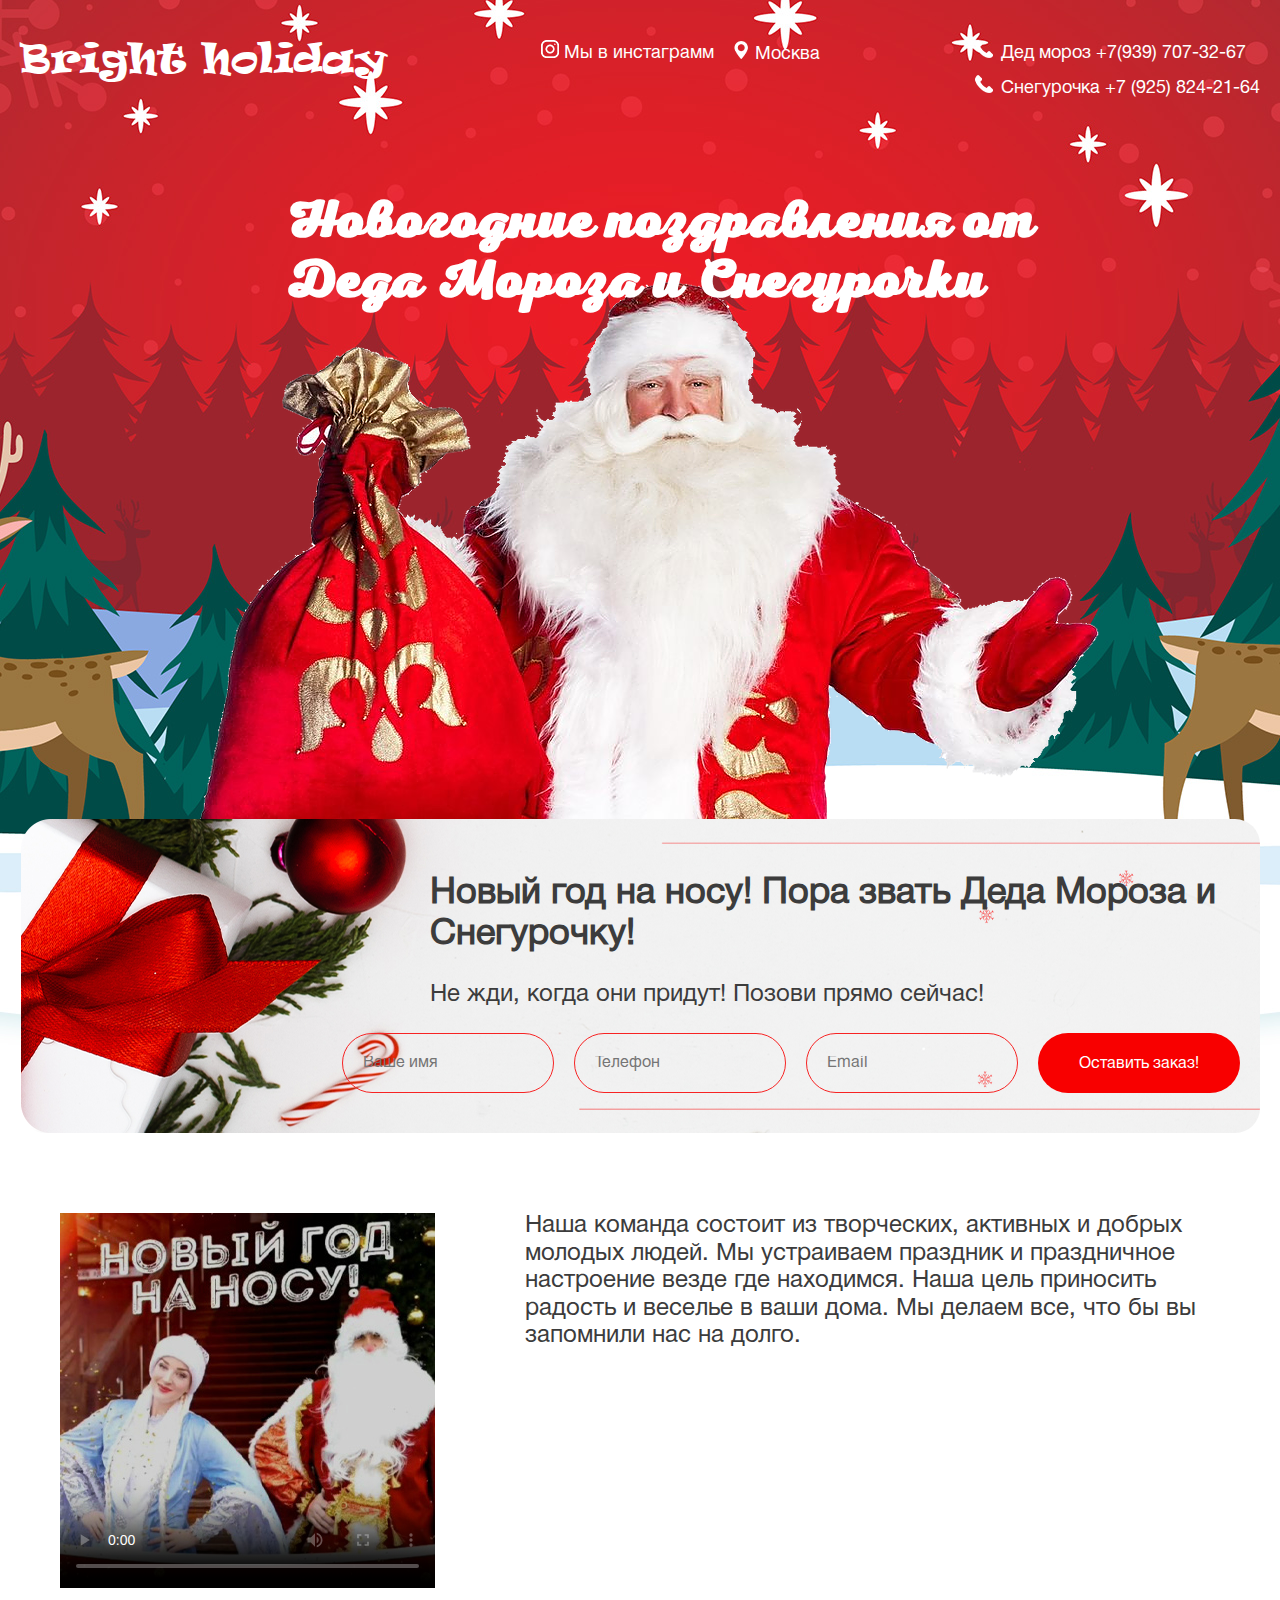
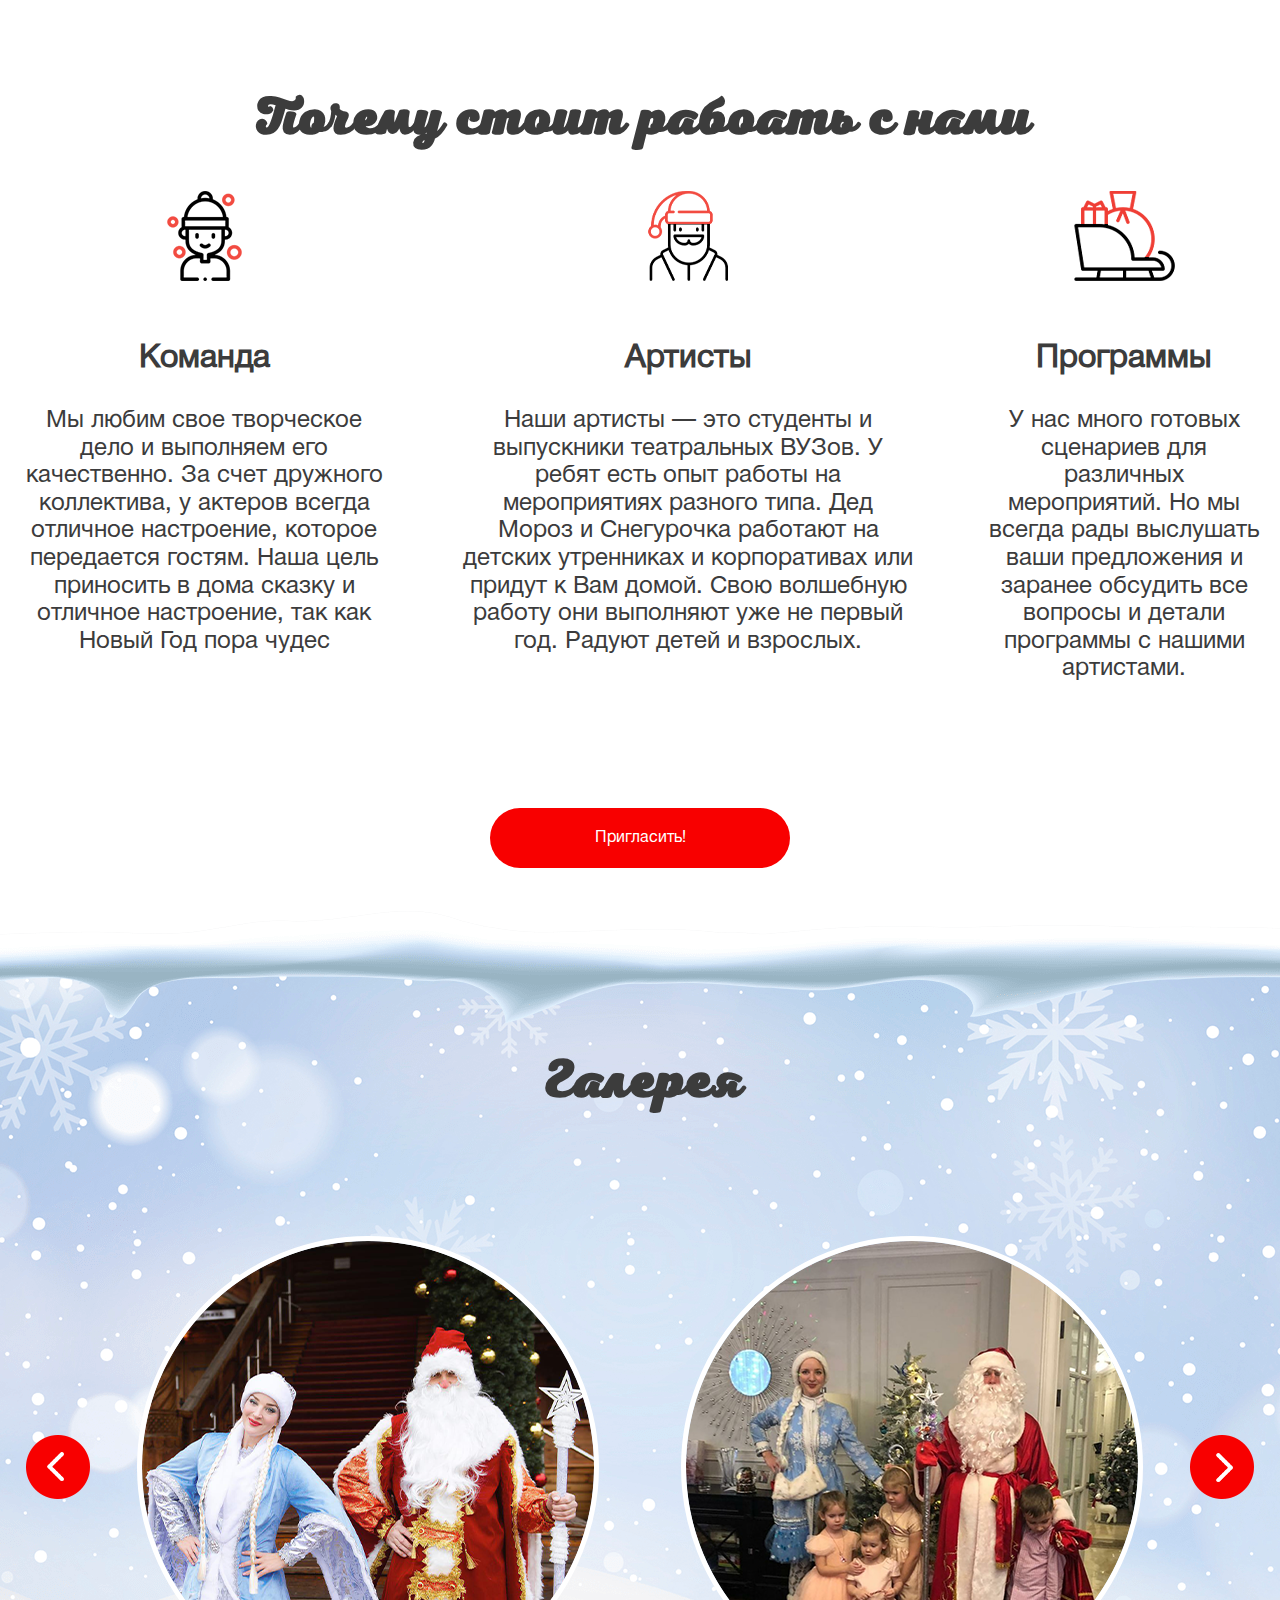
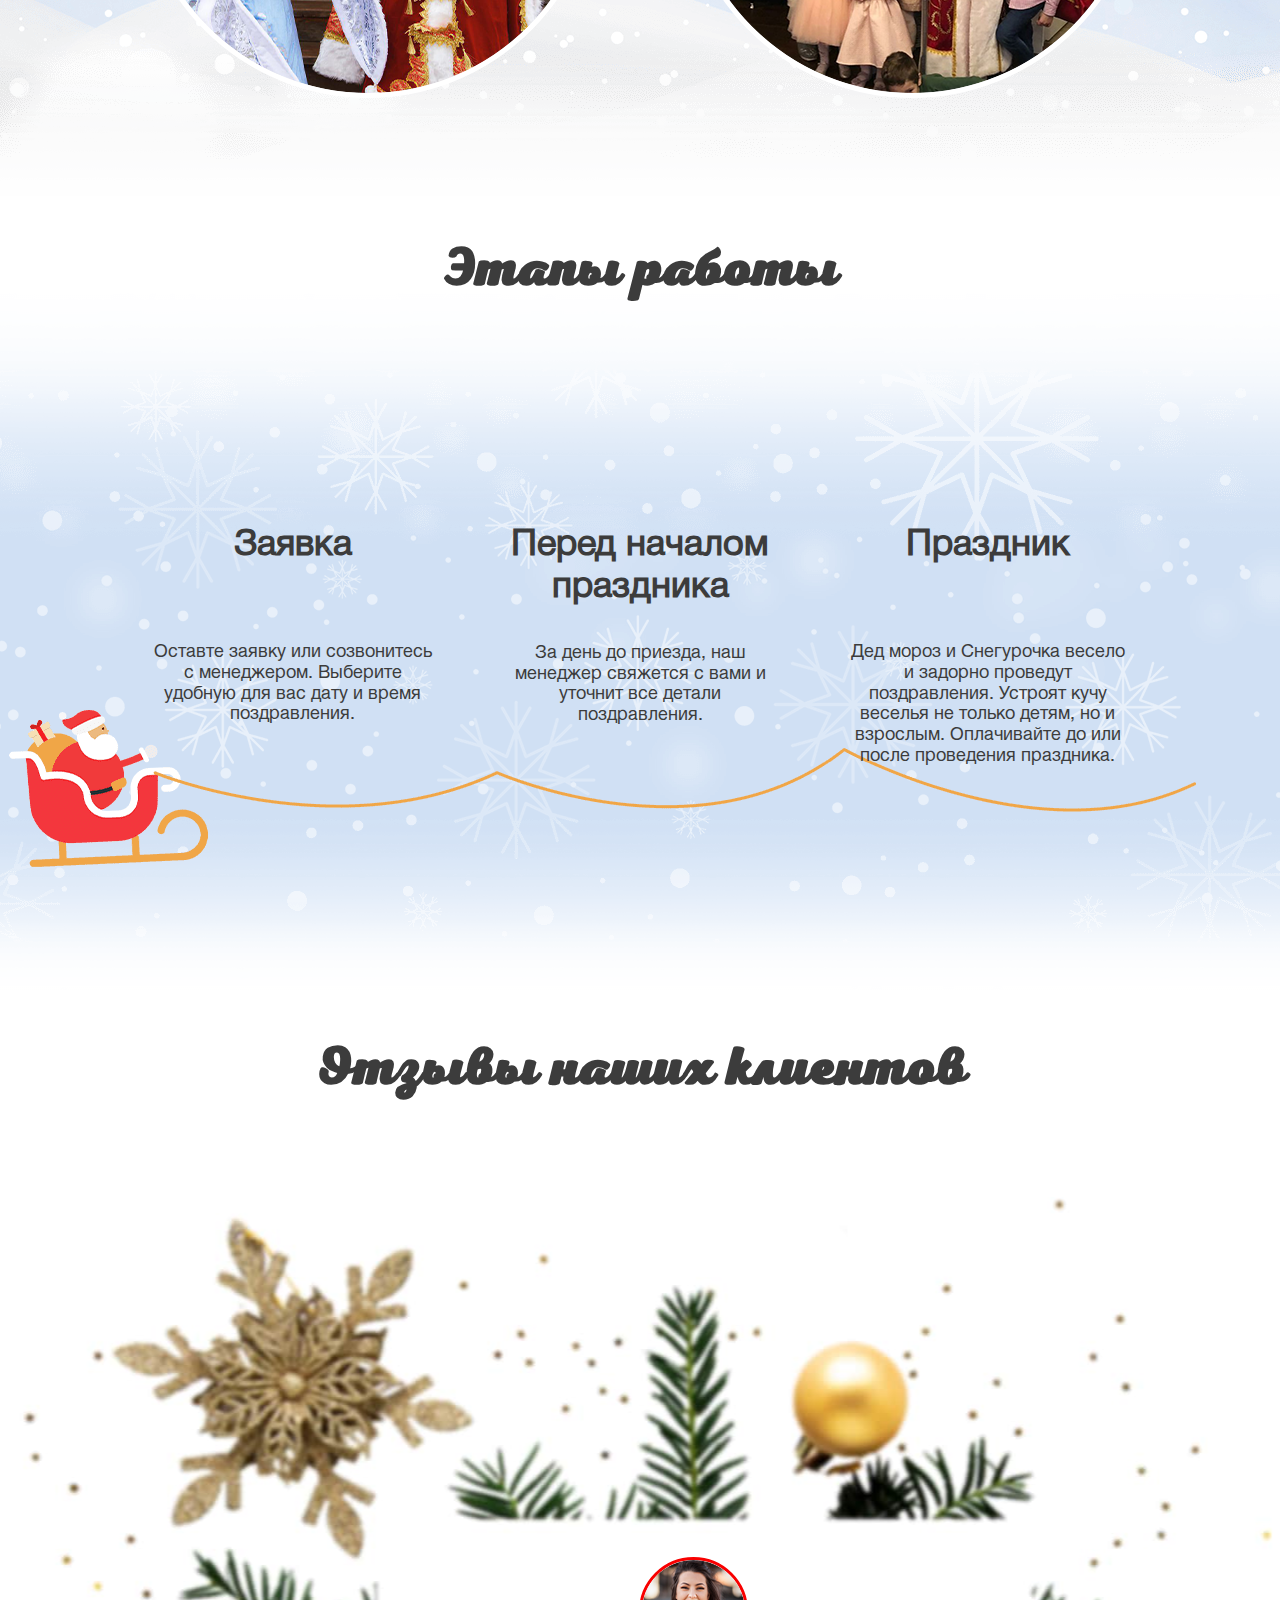
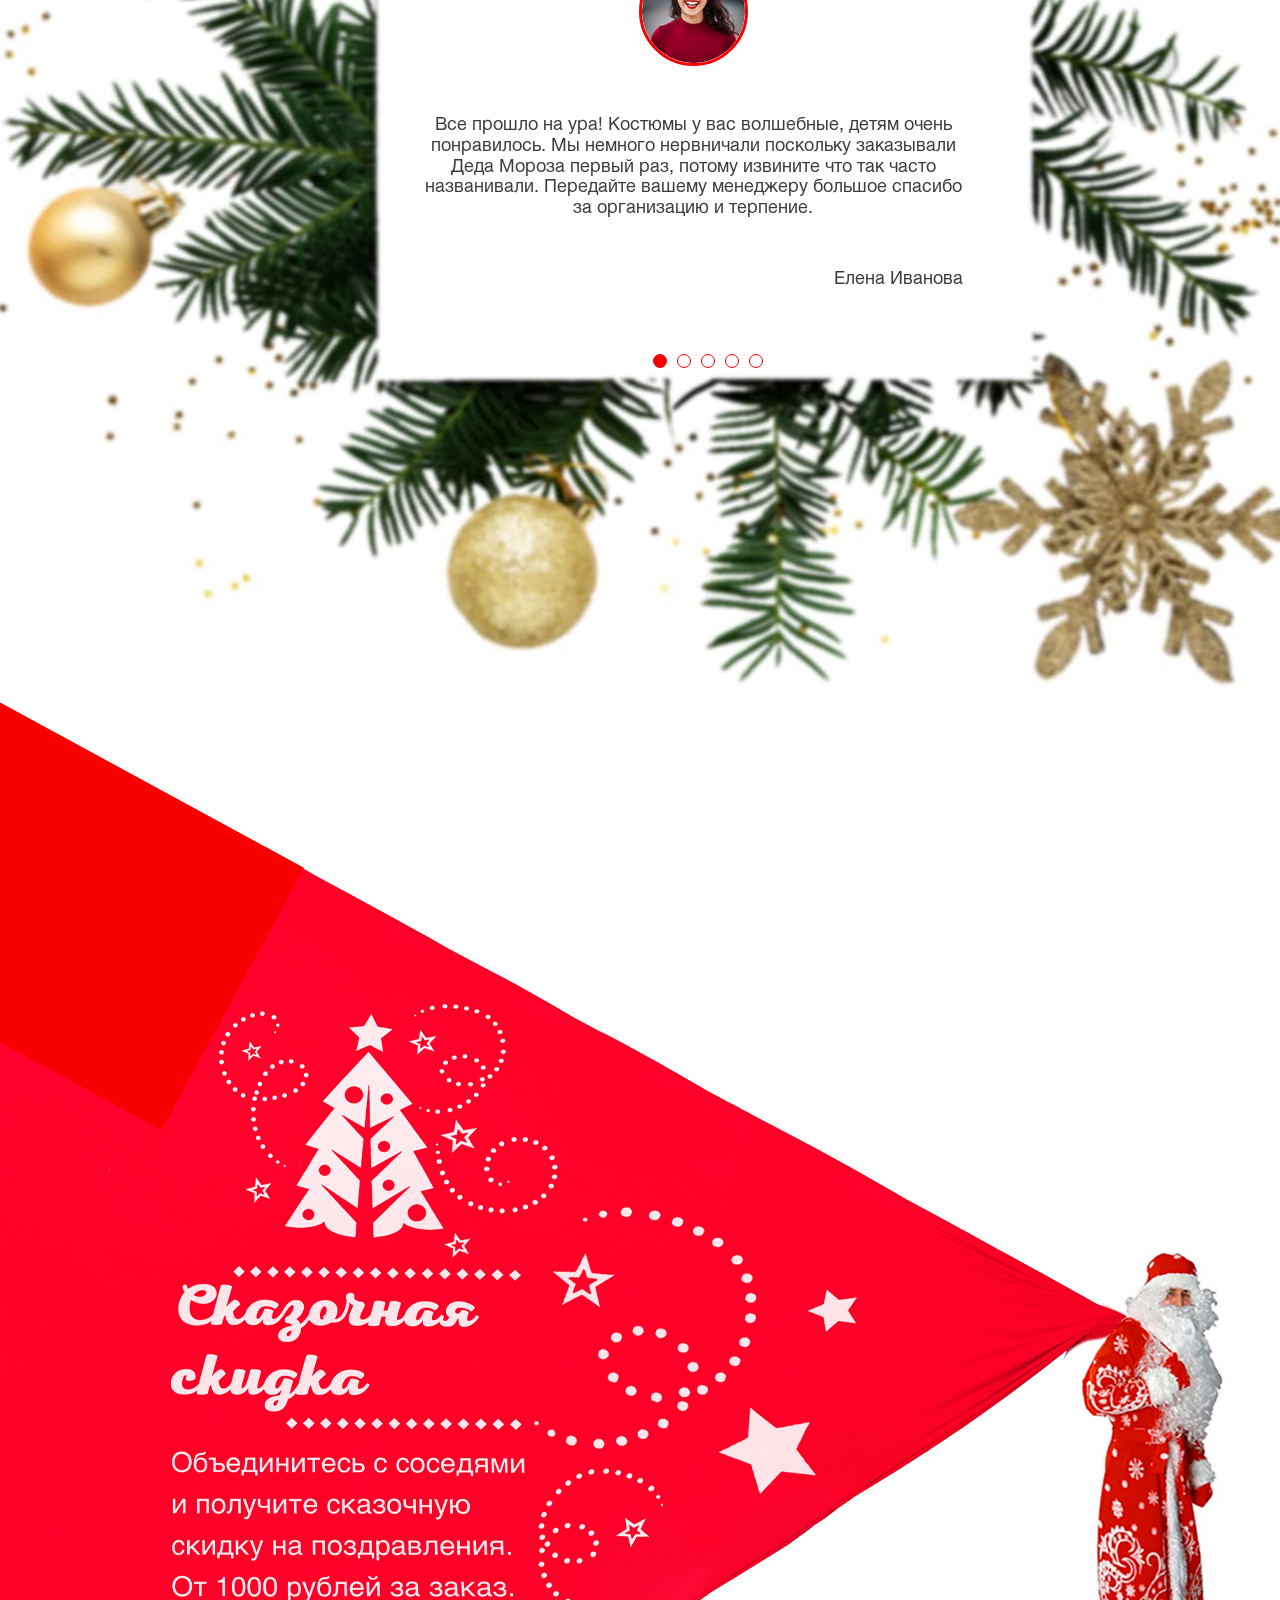
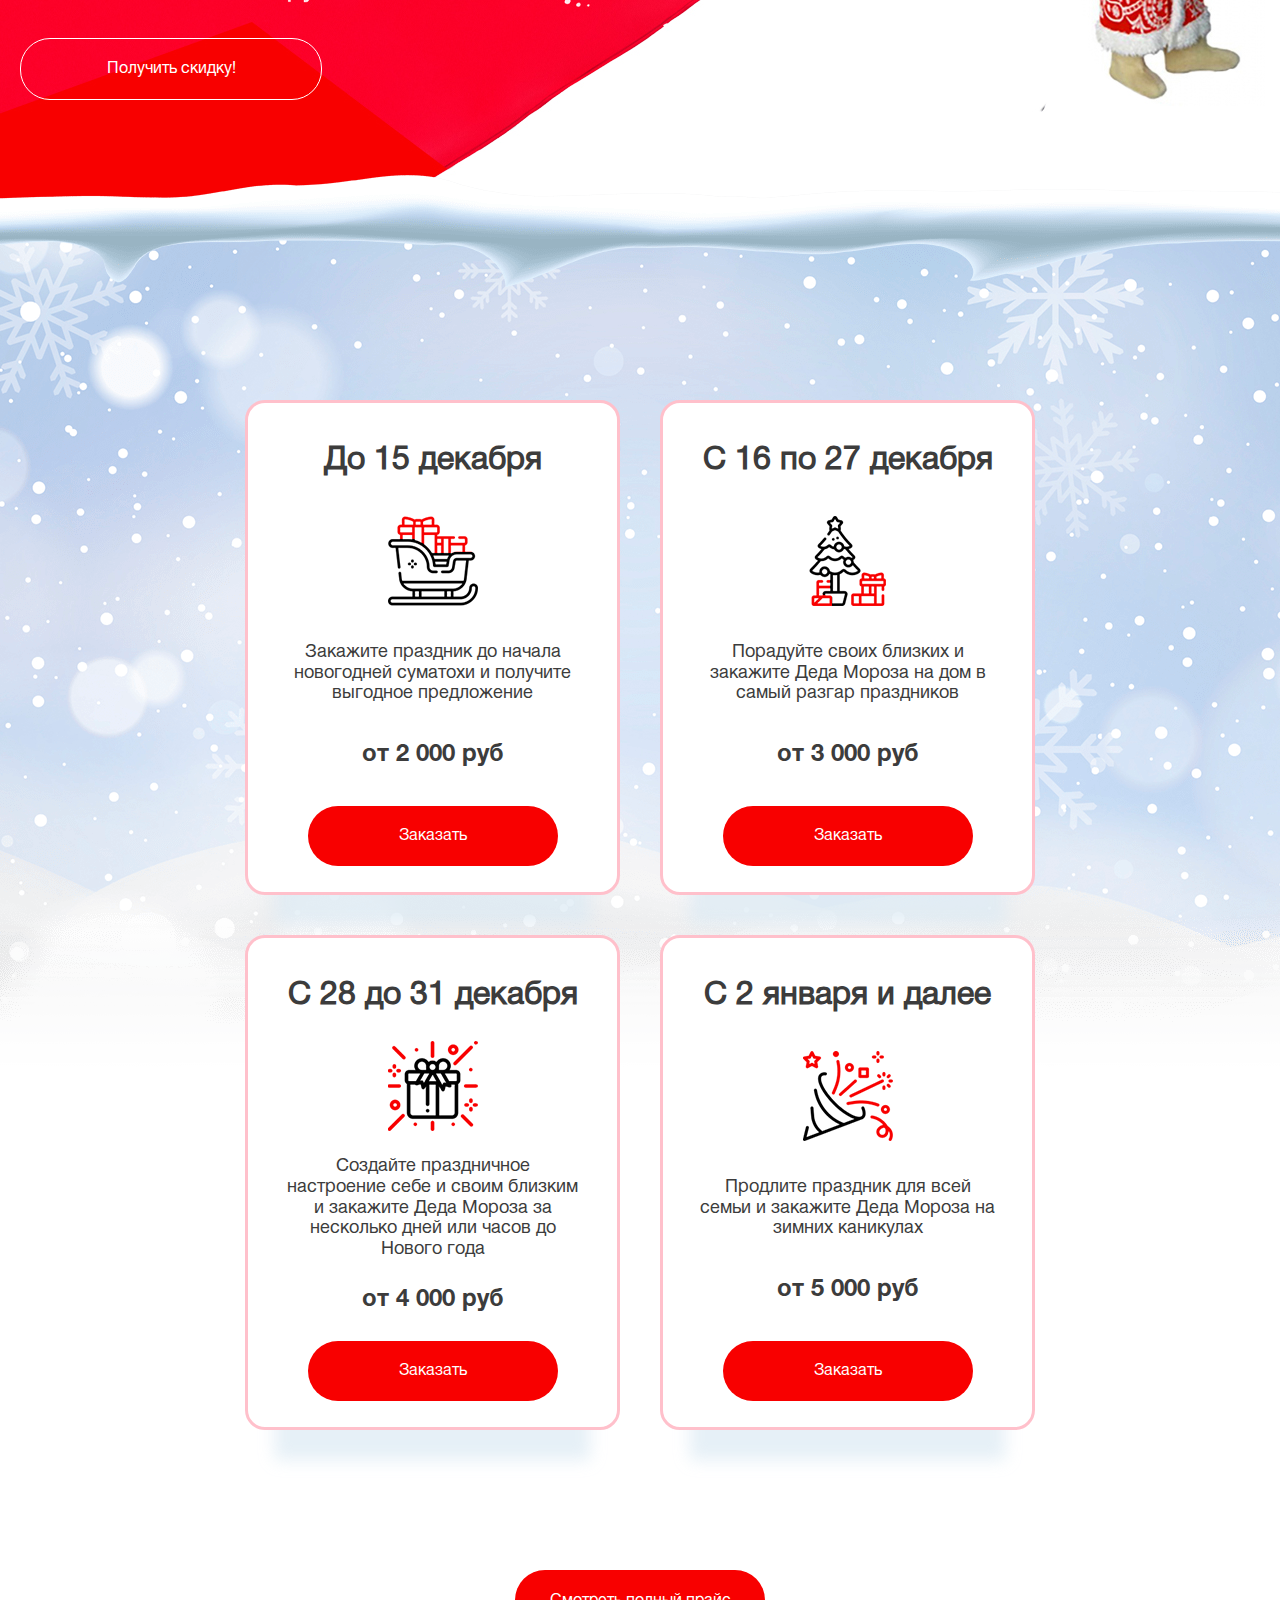
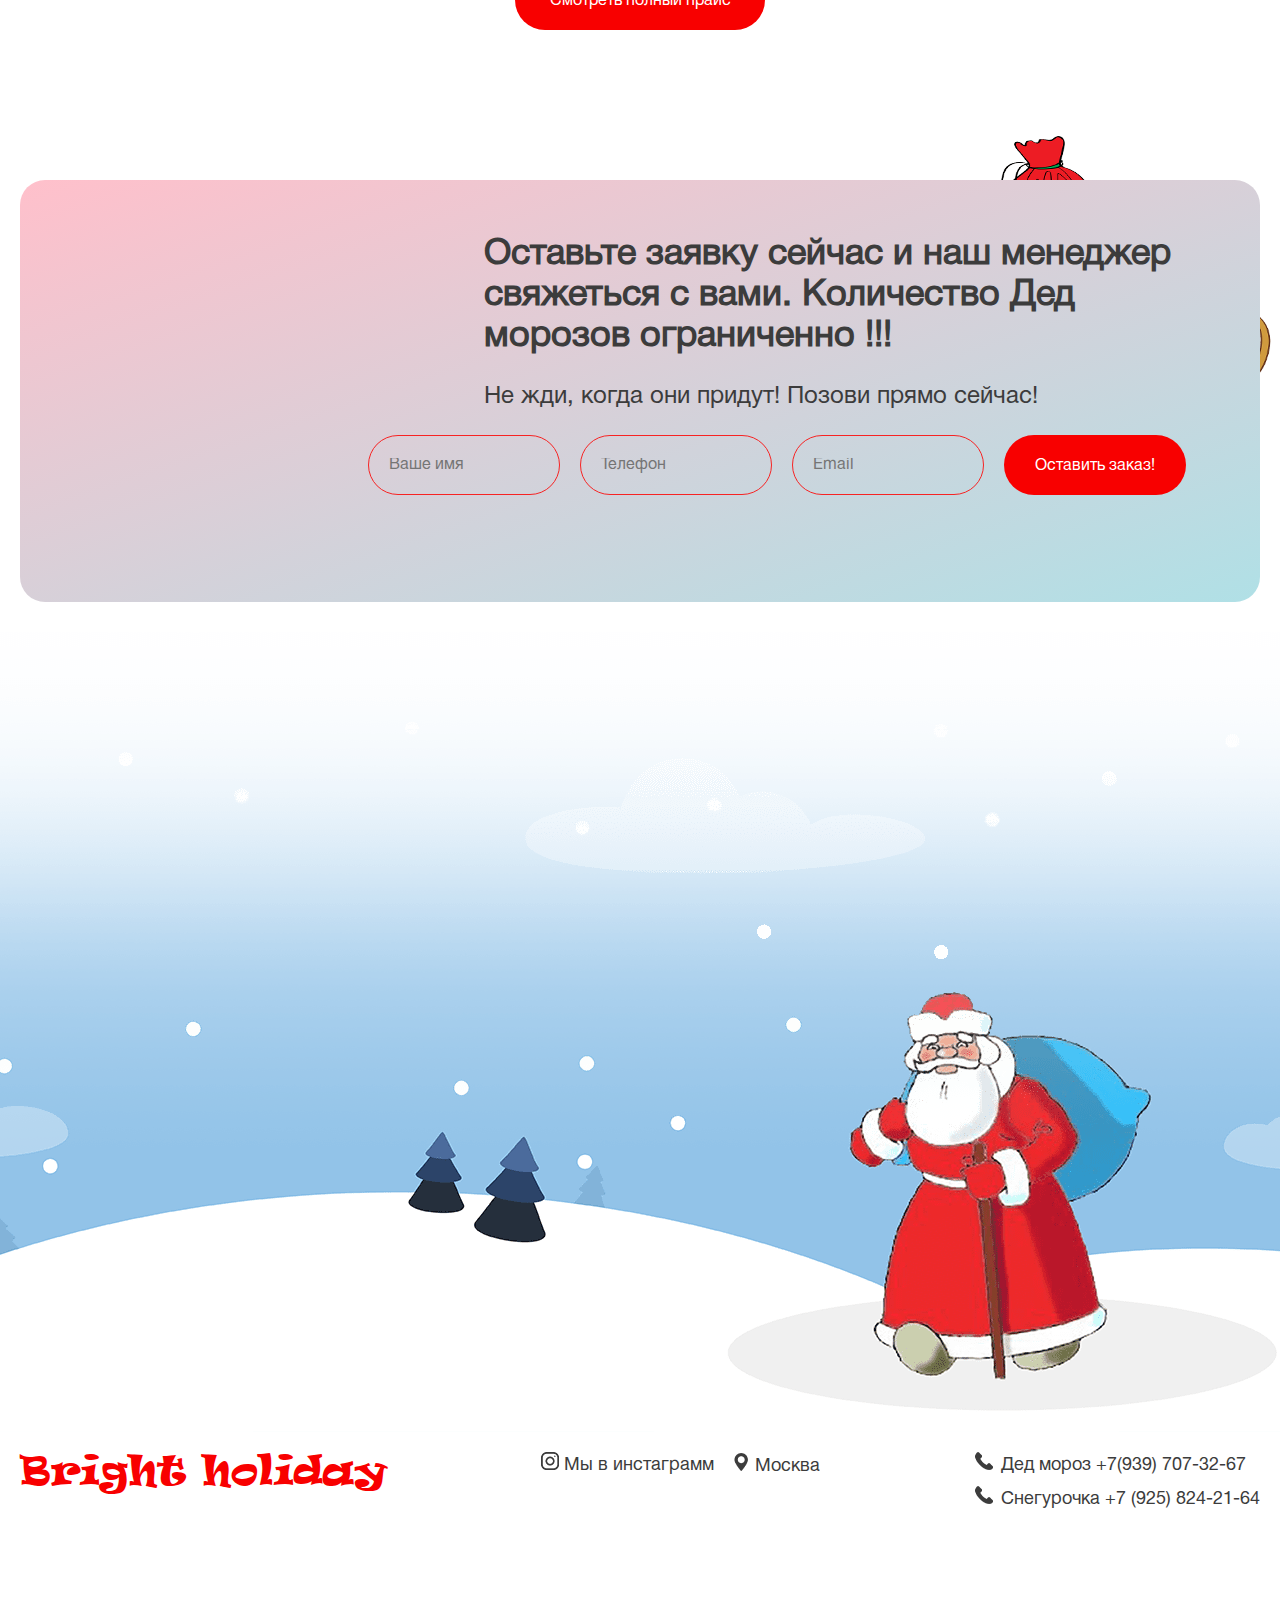
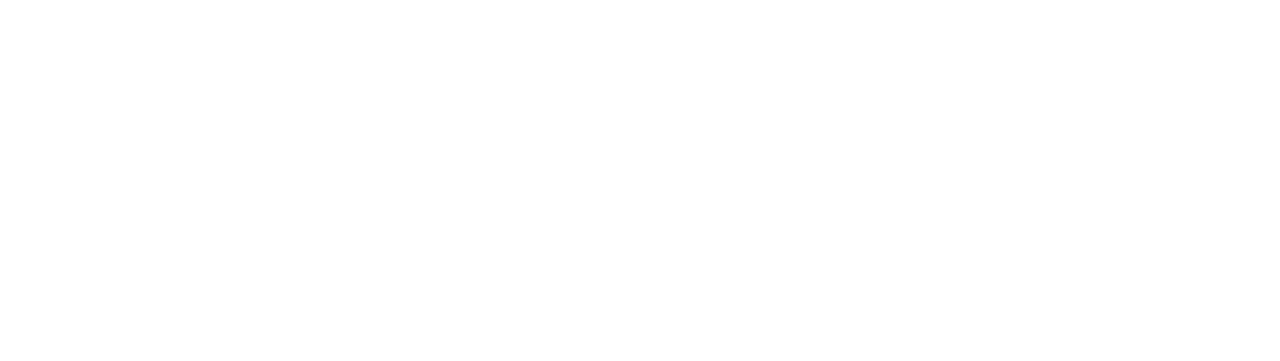
<file: fd.html>
<!DOCTYPE html>
<html lang="ru">
<head>
  <meta charset="UTF-8">
  <meta name="viewport" content="width=device-width, initial-scale=1.0">
  <meta http-equiv="X-UA-Compatible" content="ie=edge">
  <link rel="stylesheet" href="./css/style.css">
  <link rel="stylesheet" href="./css/normalize.css">
  <title>Bright holiday</title>
  <link href="/img/favicon.ico" rel="icon" type="image/x-icon" />
</head>
<body>
  <header class="main-header">
    <div class="container">
      <div class="main-header-wrapper">
        <div class="main-header__logo"><a href="#">Bright holiday</a></div>
        <div class="main-header__social">
          <div class="main-header__instagram">
            <a href="https://www.instagram.com/moscow_holidai/?igshid=lp0lux3cp6c8"><img src="./img/instagram.png" alt="">Мы в инстаграмм</a></div>
          <div class="main-header__location"> 
            <img src="./img/geo.png" alt=""> 
            <p>Москва</p>
          </div>
        </div>
        <div class="main-header__phone">
          <a href="tel:+7(939) 707-32-67" class="main-header__phone-moroz"><img src="./img/phone.png" alt="">Дед мороз +7(939) 707-32-67</a>
          <a href="tel:+7 (925) 824-21-64" class="main-header__phone-snegurka"><img src="./img/phone.png" alt="">Снегурочка +7 (925) 824-21-64</a>
        </div>
      </div>
    </div>
  </header>
  <main class="main">
      <section class="intro">
        <div class="container">
          <h1 class="intro__title">Новогодние поздравления от Деда Мороза и Снегурочки</h1>
          <form class="main-form" id="header-form" action="telegram.php" method="POST">
            <div class="main-form__wrapper">
              <h3 class="main-form__title">Новый год на носу! Пора звать Деда Мороза и Снегурочку!</h3>
              <p class="main-form__text">Не жди, когда они придут! Позови прямо сейчас!</p>
              <div class="main-form__input-wrapper">
                <input class="main-form__input" type="text" name="name" placeholder="Ваше имя" required>
                <input class="main-form__input" type="text" name="phone" id="phone-number" placeholder="Телефон" required>
                <input class="main-form__input" type="email" name="email" placeholder="Email" required>
                <button class="main-form__btn btn" type="submit">Оставить заказ!</button>
              </div>
            </div>
          </form>
          <div class="intro__preview">
            <div class="intro__preview-video">
              <video controls class="intro__preview-video" poster="img/video.jpg">
                <source src="https://instagram.frix7-1.fna.fbcdn.net/v/t50.2886-16/79884173_164918608237405_2265680778966396176_n.mp4?_nc_ht=instagram.frix7-1.fna.fbcdn.net&amp;_nc_cat=101&amp;oe=5DF40954&amp;oh=8b983d0a1d8b2173a5c494ccd779d459" type="video/mp4">
              </video>
            </div>
            <p class="intro__preview-text">Наша команда состоит из творческих, активных и добрых молодых людей. 
              Мы устраиваем праздник и праздничное настроение везде где находимся. 
              Наша цель приносить радость и веселье в ваши дома. Мы делаем все, что бы вы запомнили нас на долго.</p>
          </div>
          <h2 class="intro__title-h2">Почему стоит рабоать с нами</h2>
          <div class="intro__advantage-list">
            <div class="intro__advantage-item">
              <img class="intro__advantage-img" src="./img/team.png" alt="Команда">
              <h3 class="intro__advantage-title">Команда</h3>
              <p class="intro__advantage-text">Мы любим свое творческое
                дело и выполняем его качественно.
                За счет дружного коллектива,
                у актеров всегда отличное настроение,
                которое передается гостям.
                Наша цель приносить в дома
                сказку и отличное настроение,
                так как Новый Год пора чудес</p>
            </div>
            <div class="intro__advantage-item">
              <img class="intro__advantage-item-img" src="./img/artists.png" alt="Артисты">
              <h3 class="intro__advantage-title">Артисты</h3>
              <p class="intro__advantage-text">Наши артисты — это студенты и
                выпускники театральных ВУЗов.
                У ребят есть опыт работы на
                мероприятиях разного типа.
                Дед Мороз и Снегурочка работают
                на детских утренниках и корпоративах
                или придут к Вам домой. Свою волшебную
                работу они выполняют уже
                не первый год. Радуют детей и взрослых.</p>
            </div>
            <div class="intro__advantage-item">
              <img class="intro__advantage-item-img" src="./img/programms.png" alt="Программы">
              <h3 class="intro__advantage-title">Программы</h3>
              <p class="intro__advantage-text">У нас много готовых сценариев для различных мероприятий. 
                Но мы всегда рады выслушать ваши предложения и заранее обсудить все вопросы и детали 
                программы с нашими артистами.</p>
          </div>
        </div>
        <a href="#header-form" class="intro-btn btn">Пригласить!</a>
      </div>
    </section>
    <section class="gallery">
      <div class="container">
        <h2 class="gallery__title">Галерея</h2>
        <div class="gallery__slider">
          <div class="gallery__slider-wrapper">
            <img class="gallery__slider-img" src="./img/slider-1.png" alt="Слайд">
          </div>
          <div class="gallery__slider-wrapper">
            <img class="gallery__slider-img" src="./img/slider-2.png" alt="Слайд">
          </div>
          <div class="gallery__slider-wrapper">
            <img class="gallery__slider-img" src="./img/slider-3.jpg" alt="Слайд">
          </div>
          <div class="gallery__slider-wrapper">
            <img class="gallery__slider-img" src="./img/slider-4.jpg" alt="Слайд">
          </div>
          <div class="gallery__slider-wrapper">
            <img class="gallery__slider-img" src="./img/slider-5.jpg" alt="Слайд">
          </div>
          <div class="gallery__slider-wrapper">
            <img class="gallery__slider-img" src="./img/slider-6.jpg" alt="Слайд">
          </div>
        </div>
      </div>
    </section>
    <section class="stages">
      <div class="container">
        <h2 class="stages__title">Этапы работы</h2>
        <div class="stages__step-list">
          <div class="stages__step-item">
            <h3 class="stages__step-title">Заявка</h3>
            <p class="stages__step-text">Оставте заявку или созвонитесь с менеджером. 
              Выберите удобную для вас дату и время поздравления.
            </p>
            <a href="#footer-form" class="btn stages__step-btn">Заказать</a>
          </div>
          <div class="stages__step-item">
            <h3 class="stages__step-title">Перед началом праздника</h3>
            <p class="stages__step-text">За день до приезда, 
              наш менеджер свяжется с вами и уточнит все детали поздравления.</p>
          </div>
          <div class="stages__step-item">
            <h3 class="stages__step-title">Праздник</h3>
            <p class="stages__step-text">Дед мороз и Снегурочка весело и задорно проведут поздравления. 
              Устроят кучу веселья не только детям, но и взрослым. Оплачивайте до или после проведения праздника.</p>
          </div>
        </div>
      </div>
    </section>
    <section class="reviews">
      <div class="container">
        <h2 class="reviews__title">Отзывы наших клиентов</h2>
        <div class="reviews__block-wrapper">
          <div class="reviews__block">
            <div class="reviews__block-photo"><img src="./img/review-photo-1.png" alt=""></div>
            <p class="reviews__block-text">Все прошло на ура! Костюмы у вас волшебные, детям очень
                понравилось. Мы немного нервничали поскольку заказывали
                Деда Мороза первый раз, потому извините что так часто
                названивали. Передайте вашему менеджеру большое спасибо
                за организацию и терпение.</p>
            <p class="reviews__block-name">Елена Иванова</p>
          </div>
          <div class="reviews__block">
            <div class="reviews__block-photo"><img src="./img/review-photo-2.jpg" alt=""></div>
            <p class="reviews__block-text">Моя дочь очень скептически относилась с Деду Морозу, 
              но мы всё-таки решили пригласить его к себе в гости. Если честно, мы были в шоке, от того,что 
              наш ребёнок поверил. Но костюмы и программа были настолько отличными, что даже самый "неверующий" в 
              Деда Мороза ребёнок поверит ;) Огромное спасибо Вам за настоящую сказку! Мы обратимся к Вам обязательно!</p>
            <p class="reviews__block-name">Ирина Островская</p>
          </div>
          <div class="reviews__block">
            <div class="reviews__block-photo"><img src="./img/review-photo-3.jpg" alt=""></div>
            <p class="reviews__block-text">Спасибо огромное за поздравление Деда Мороза и Снегурочку ! 
              Очень всё понравилось и весело. Дети в восторге! Всем буду рекомендовать вас и сами тоже будем помнить))))
                за организацию и терпение.</p>
            <p class="reviews__block-name">Светлана Ковалева</p>
          </div>
          <div class="reviews__block">
            <div class="reviews__block-photo"><img src="./img/review-photo-4.jpg" alt=""></div>
            <p class="reviews__block-text">Спасибо большое за чудесный праздник!!! Снегурочка с Дедом Морозом 
              были замечательные, интересные и веселые конкурсы, очень хорошо организованно, музыка танцы и хороводы 
              вокруг ёлочки. Дети были в восторге , смех и радость доносились из комнаты ! Спасибо Вам большое!:)))
                за организацию и терпение.</p>
            <p class="reviews__block-name">Марина Игнатьева</p>
          </div>
          <div class="reviews__block">
            <div class="reviews__block-photo"><img src="./img/review-photo-5.jpg" alt=""></div>
            <p class="reviews__block-text">Хотелось бы выразить огромную благодарность за прекрасных актёров 
              Деда Мороза и Снегурочку! Костюмы просто-произведение искусства! Игра-тоже. Даже я поверила в Дедушку 
              Мороза. Спасибо огромное Вам за это!</p>
            <p class="reviews__block-name">Нина Доносова</p>
          </div>
        </div>
      </div>
    </section>
    <section class="price">
      <div class="price__table-background">
        <div class="price__table-wrapper">
          <table class="price__table">
            <tr class="price__table-header">
              <th class="price__table-cell">Дата</th>
              <th class="price__table-cell">15 мин</th>
              <th class="price__table-cell">30 мин</th>
              <th class="price__table-cell">60 мин<span class="price__table-close-btn"><img src="./img/exit.png" alt=""></span></th>
            </tr>
            <tr class="price__table-line">
              <td class="price__table-cell">До 15 декабря</td>
              <td class="price__table-cell">2 000 руб</td>
              <td class="price__table-cell">3 000 руб</td>
              <td class="price__table-cell">5 000 руб</td>
            </tr>
            <tr class="price__table-line">
              <td class="price__table-cell">16-20 декабря</td>
              <td class="price__table-cell">2 000 руб</td>
              <td class="price__table-cell">3 500 руб</td>
              <td class="price__table-cell">6 000 руб</td>
            </tr>
            <tr class="price__table-line">
              <td class="price__table-cell">21-24 декабря</td>
              <td class="price__table-cell">3 000 руб</td>
              <td class="price__table-cell">3 800 руб</td>
              <td class="price__table-cell">7 000 руб</td>
            </tr>
            <tr class="price__table-line">
              <td class="price__table-cell">25-27 декабря</td>
              <td class="price__table-cell">3 500 руб</td>
              <td class="price__table-cell">4 000 руб</td>
              <td class="price__table-cell">7 500 руб</td>
            </tr>
            <tr class="price__table-line">
              <td class="price__table-cell">28-30 декабря</td>
              <td class="price__table-cell">4 000 руб</td>
              <td class="price__table-cell">4 500 руб</td>
              <td class="price__table-cell">8 000 руб</td>
            </tr>
            <tr class="price__table-line">
              <td class="price__table-cell">31 декабря:</td>
              <td class="price__table-cell"></td>
              <td class="price__table-cell"></td>
              <td class="price__table-cell"></td>
            </tr>
            <tr class="price__table-line">
              <td class="price__table-cell">До 12:00</td>
              <td class="price__table-cell">4 000 руб</td>
              <td class="price__table-cell">5 000 руб</td>
              <td class="price__table-cell">8 500 руб</td>
            </tr>
            <tr class="price__table-line">
              <td class="price__table-cell">с 12:00 до 15:00</td>
              <td class="price__table-cell">4 000 руб</td>
              <td class="price__table-cell">6 500 руб</td>
              <td class="price__table-cell">9 000 руб</td>
            </tr>
            <tr class="price__table-line">
              <td class="price__table-cell">с 15:00 до 18:00</td>
              <td class="price__table-cell">5 000 руб</td>
              <td class="price__table-cell">6 500 руб</td>
              <td class="price__table-cell">9 000 руб</td>
            </tr>
            <tr class="price__table-line">
              <td class="price__table-cell">с 18:00 до 21:00</td>
              <td class="price__table-cell">5 500 руб</td>
              <td class="price__table-cell">7 500 руб</td>
              <td class="price__table-cell">10 000 руб</td>
            </tr>
            <tr class="price__table-line">
              <td class="price__table-cell">с 21:00 до 23:00</td>
              <td class="price__table-cell">6 000 руб</td>
              <td class="price__table-cell">8 000 руб</td>
              <td class="price__table-cell">12 000 руб</td>
            </tr>
            <tr class="price__table-line">
              <td class="price__table-cell">с 23:00 до 01:00</td>
              <td class="price__table-cell"></td>
              <td class="price__table-cell">10 000 руб</td>
              <td class="price__table-cell">15 000 руб</td>
            </tr>
            <tr class="price__table-line">
              <td class="price__table-cell">с 01:00 до 06:00</td>
              <td class="price__table-cell"></td>
              <td class="price__table-cell">8 000 руб</td>
              <td class="price__table-cell">12 000 руб</td>
            </tr>
            <tr class="price__table-line">
              <td class="price__table-cell">С 1 января с 10:00</td>
              <td class="price__table-cell"></td>
              <td class="price__table-cell">6 000 руб</td>
              <td class="price__table-cell">10 000 руб</td>
            </tr>
            <tr class="price__table-line">
              <td class="price__table-cell">С 2 января и далее</td>
              <td class="price__table-cell"></td>
              <td class="price__table-cell">5 000 руб</td>
              <td class="price__table-cell">8 000 руб</td>
            </tr>
            <tr><td colspan="4"><a href="#footer-form" class="price__table-btn btn">Заказать праздник</a></td></tr>
          </table>
        </div>
      </div>
      <div class="container">
        <h2 class="visually-hidden">Расценки</h2> 
        <a href="#footer-form" class="price__sale-btn btn">Получить скидку!</a>
      </div>
        <div class="price__list">
        <div class="container">
          <div class="price__item">
            <h3 class="price__item-title">До 15 декабря</h3>
            <img src="./img/1-price.png" alt="">
            <p class="price__item-text">Закажите праздник до начала новогодней суматохи и 
              получите выгодное предложение</p>
            <p class="price__item-value">от 2 000 руб</p>
            <a href="#footer-form" class="btn price__item-btn">Заказать</a>
          </div>
          <div class="price__item">
            <h3 class="price__item-title">С 16 по 27 декабря</h3>
            <img src="./img/2-price.png" alt="">
            <p class="price__item-text">Порадуйте своих близких
                и закажите Деда Мороза на дом
                в самый разгар праздников</p>
            <p class="price__item-value">от 3 000 руб</p>
            <a href="#footer-form" class="btn price__item-btn">Заказать</a>
          </div>
          <div class="price__item">
            <h3 class="price__item-title">С 28 до 31 декабря</h3>
            <img src="./img/3-price.png" alt="">
            <p class="price__item-text">Создайте праздничное настроение себе и своим близким и
               закажите Деда Мороза за несколько дней или часов
                до Нового года</p>
            <p class="price__item-value">от 4 000 руб</p>
            <a href="#footer-form" class="btn price__item-btn">Заказать</a>
          </div>
          <div class="price__item">
            <h3 class="price__item-title">С 2 января и далее</h3>
            <img src="./img/4-price.png" alt="">
            <p class="price__item-text">Продлите праздник для всей семьи
                и закажите Деда Мороза
                на зимних каникулах</p>
            <p class="price__item-value">от 5 000 руб</p>
            <a href="#footer-form" class="btn price__item-btn">Заказать</a>
          </div>
        </div>
        <button class="price__list-btn btn">Смотреть полный прайс</button>
      </div>
    </section>
    <section class="to-order">
      <div class="container"> 
        <form class="main-form" id="footer-form" action="telegram.php" method="POST">
          <div class="main-form__wrapper">
            <h2 class="to-order__title">Все еще не знаете, как заказать праздник?</h2>
            <h3 class="main-form__title">Оставьте заявку сейчас и наш менеджер свяжеться с вами. Количество Дед морозов ограниченно !!!</h3>
            <p class="main-form__text">Не жди, когда они придут! Позови прямо сейчас!</p>
            <div class="main-form__input-wrapper">
              <input class="main-form__input" type="text" name="name" placeholder="Ваше имя">
              <input class="main-form__input" type="tel" name="phone" id="phone-number" placeholder="Телефон">
              <input class="main-form__input" type="email" name="email" placeholder="Email">
              <button class="main-form__btn btn" type="submit">Оставить заказ!</button>
            </div>
          </div>
        </form>
      </div>
    </section>
  </main>
  <footer class="main-footer">
    <div class="container">
      <div class="main-footer-wrapper">
        <div class="main-footer__logo"><a href="#">Bright holiday</a></div>
        <div class="main-footer__social">
          <div class="main-footer__instagram">
            <a href="https://www.instagram.com/moscow_holidai/?igshid=lp0lux3cp6c8"><img src="./img/instagram-grey.png" alt="">Мы в инстаграмм</a></div>
          <div class="main-footer__location"> 
            <img src="./img/geo-grey.png" alt=""> 
            <p>Москва</p>
          </div>
        </div>
        <div class="main-footer__phone">
          <a href="tel:+7(939) 707-32-67" class="main-footer__phone-moroz"><img src="./img/phone-grey.png" alt="">Дед мороз +7(939) 707-32-67</a>
          <a href="tel:+7 (925) 824-21-64" class="main-footer__phone-snegurka"><img src="./img/phone-grey.png" alt="">Снегурочка +7 (925) 824-21-64</a>
        </div>
      </div>
    </div>
    <iframe src="https://averin.pro/widget.php?l=moscow_holidai&style=1&width=250&gallery=1&s=80&icc=3&icr=3&t=1&tt=Мы в Инстаграм&h=1&ttcolor=ffffff&th=c3c3c3&bw=f9f9f9&bscolor=FFFFFF&bs=FF0000&ts=Подписаться" allowtransparency="true" frameborder="0" scrolling="no" style="border:none;overflow:hidden;width:250px; height: 400px; display: block; margin: auto;" ></iframe>
  </footer>
  <script src="https://ajax.googleapis.com/ajax/libs/jquery/3.4.1/jquery.min.js"></script>
  <script src="./js/slick.js"></script>
  <script src="./js/main.js"></script>
  <script src="./js/snowfall.js"></script>
  <!-- <script type="text/javascript">
    $(document).snowfall({
        flakeCount: 300,
        image :"../img/snow1.png", 
        minSize: 10, 
        maxSize:20,
        round: true,
        shadow: false,
    });
  </script> -->
</body>
</html>
</file>
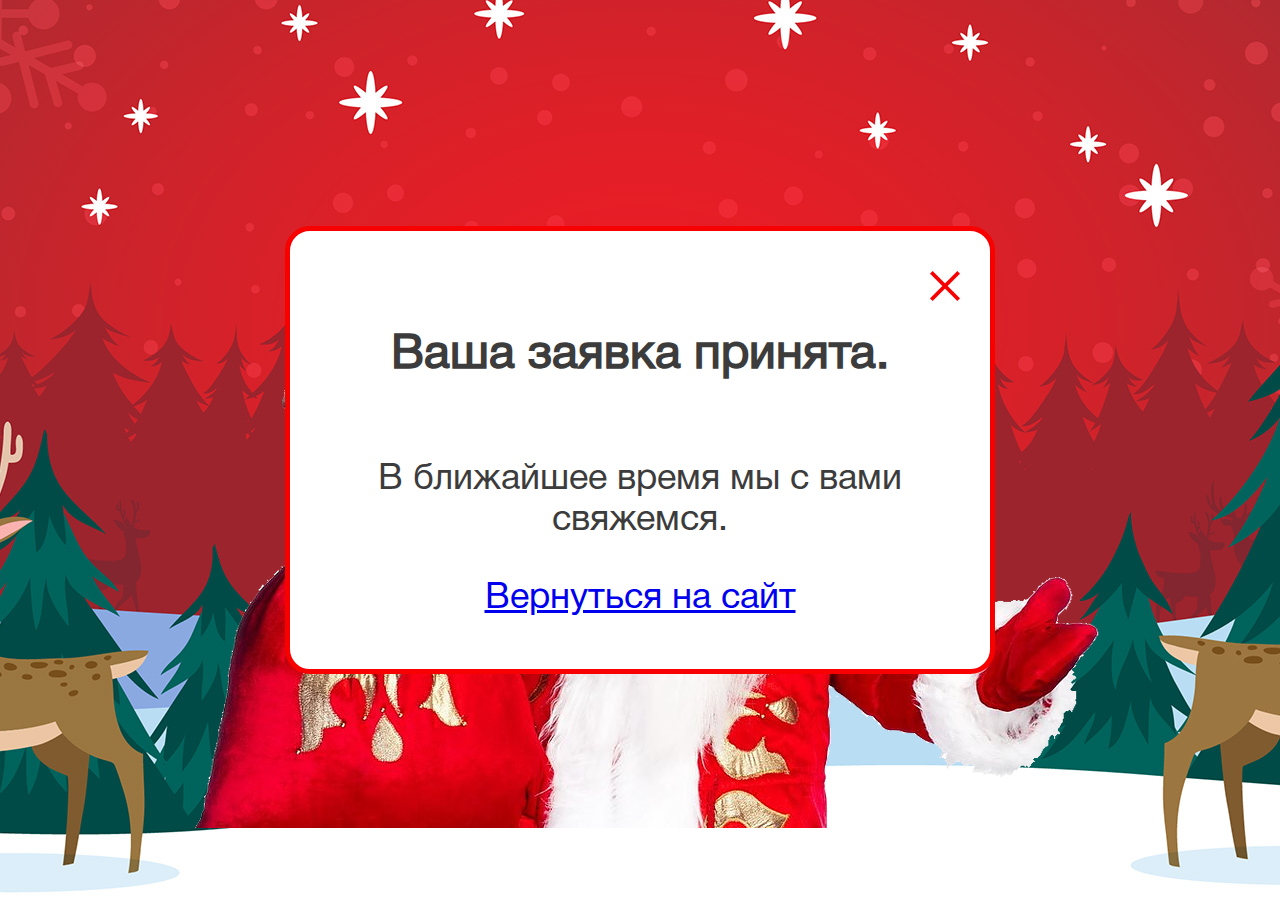
<file: thank-you.html>
<!DOCTYPE html>
<html lang="en">
<head>
  <meta charset="UTF-8">
  <meta name="viewport" content="width=device-width, initial-scale=1.0">
  <meta http-equiv="X-UA-Compatible" content="ie=edge">
  <link rel="stylesheet" href="./css/style.css">
  <link rel="stylesheet" href="./css/normalize.css">
  <title>Bright holidays</title>
</head>
<body>
  <div class="sucsess-block-wrapper">
    <div class="sucsess-block">
      <a href="index.html"><span class="sucsess-message-close-btn"><img src="./img/exit.png" alt=""></span></a>
      <p class="sucsess-message-title">Ваша заявка принята.</p>
      <p class="sucsess-message-text">В ближайшее время мы с вами свяжемся.</p>
      <a class="sucsess-message-text" href="index.html">Вернуться на сайт</a>
    </div>
  </div>
</body>
</html>
</file>
<file: css/style.css>
/* Slider */
.slick-slider {
  position: relative;
  display: block;
  -webkit-box-sizing: border-box;
          box-sizing: border-box;
  -webkit-touch-callout: none;
  -webkit-user-select: none;
  -moz-user-select: none;
  -ms-user-select: none;
  user-select: none;
  -ms-touch-action: pan-y;
  touch-action: pan-y;
  -webkit-tap-highlight-color: transparent; }

.slick-list {
  position: relative;
  overflow: hidden;
  display: block;
  margin: 0;
  padding: 0; }
  .slick-list:focus {
    outline: none; }
  .slick-list.dragging {
    cursor: pointer;
    cursor: hand; }

.slick-slider .slick-track,
.slick-slider .slick-list {
  -webkit-transform: translate3d(0, 0, 0);
  -ms-transform: translate3d(0, 0, 0);
  transform: translate3d(0, 0, 0); }

.slick-track {
  position: relative;
  left: 0;
  top: 0;
  display: block;
  margin-left: auto;
  margin-right: auto; }
  .slick-track:before, .slick-track:after {
    content: "";
    display: table; }
  .slick-track:after {
    clear: both; }
  .slick-loading .slick-track {
    visibility: hidden; }

.slick-slide {
  float: left;
  height: 100%;
  min-height: 1px;
  display: none; }
  [dir="rtl"] .slick-slide {
    float: right; }
  .slick-slide img {
    display: block; }
  .slick-slide.slick-loading img {
    display: none; }
  .slick-slide.dragging img {
    pointer-events: none; }
  .slick-initialized .slick-slide {
    display: block; }
  .slick-loading .slick-slide {
    visibility: hidden; }
  .slick-vertical .slick-slide {
    display: block;
    height: auto;
    border: 1px solid transparent; }

.slick-arrow.slick-hidden {
  display: none; }

/* @font-face kit by Fonts2u (https://fonts2u.com) */
@font-face {
  font-family: "Ravie";
  src: url("../fonts/RAVIE.eot") format("eot"), url("../fonts/RAVIE.woff") format("woff"), url("../fonts/RAVIE.ttf") format("truetype"), url("../fonts/RAVIE.svg#Ravie") format("svg");
  font-weight: normal;
  font-style: normal; }

@font-face {
  font-family: "nexa script";
  src: url("../fonts/nexa-script.ttf");
  font-weight: normal;
  font-style: normal; }

@font-face {
  font-family: "HelveticaRegular";
  src: url("../fonts/HelveticaRegular/HelveticaRegular.eot");
  src: url("../fonts/HelveticaRegular/HelveticaRegular.eot?#iefix") format("embedded-opentype"), url("../fonts/HelveticaRegular/HelveticaRegular.woff") format("woff"), url("../fonts/HelveticaRegular/HelveticaRegular.ttf") format("truetype");
  font-style: normal;
  font-weight: normal; }

@font-face {
  font-family: "HelveticaBold";
  src: url("../fonts/HelveticaBold/HelveticaBold.eot");
  src: url("../fonts/HelveticaBold/HelveticaBold.eot?#iefix") format("embedded-opentype"), url("../fonts/HelveticaBold/HelveticaBold.woff") format("woff"), url("../fonts/HelveticaBold/HelveticaBold.ttf") format("truetype");
  font-style: normal;
  font-weight: normal; }

@font-face {
  font-family: "HelveticaItalic";
  src: url("../fonts/HelveticaItalic/HelveticaItalic.eot");
  src: url("../fonts/HelveticaItalic/HelveticaItalic.eot?#iefix") format("embedded-opentype"), url("../fonts/HelveticaItalic/HelveticaItalic.woff") format("woff"), url("../fonts/HelveticaItalic/HelveticaItalic.ttf") format("truetype");
  font-style: normal;
  font-weight: normal; }

@font-face {
  font-family: "HelveticaLight";
  src: url("../fonts/HelveticaLight/HelveticaLight.eot");
  src: url("../fonts/HelveticaLight/HelveticaLight.eot?#iefix") format("embedded-opentype"), url("../fonts/HelveticaLight/HelveticaLight.woff") format("woff"), url("../fonts/HelveticaLight/HelveticaLight.ttf") format("truetype");
  font-style: normal;
  font-weight: normal; }

@font-face {
  font-family: "HelveticaBlack";
  src: url("../fonts/HelveticaBlack/HelveticaBlack.eot");
  src: url("../fonts/HelveticaBlack/HelveticaBlack.eot?#iefix") format("embedded-opentype"), url("../fonts/HelveticaBlack/HelveticaBlack.woff") format("woff"), url("../fonts/HelveticaBlack/HelveticaBlack.ttf") format("truetype");
  font-style: normal;
  font-weight: normal; }

@font-face {
  font-family: "HelveticaHeavy";
  src: url("../fonts/HelveticaHeavy/HelveticaHeavy.eot");
  src: url("../fonts/HelveticaHeavy/HelveticaHeavy.eot?#iefix") format("embedded-opentype"), url("../fonts/HelveticaHeavy/HelveticaHeavy.woff") format("woff"), url("../fonts/HelveticaHeavy/HelveticaHeavy.ttf") format("truetype");
  font-style: normal;
  font-weight: normal; }

@font-face {
  font-family: "HelveticaMedium";
  src: url("../fonts/HelveticaMedium/HelveticaMedium.eot");
  src: url("../fonts/HelveticaMedium/HelveticaMedium.eot?#iefix") format("embedded-opentype"), url("../fonts/HelveticaMedium/HelveticaMedium.woff") format("woff"), url("../fonts/HelveticaMedium/HelveticaMedium.ttf") format("truetype");
  font-style: normal;
  font-weight: normal; }

@font-face {
  font-family: "HelveticaThin";
  src: url("../fonts/HelveticaThin/HelveticaThin.eot");
  src: url("../fonts/HelveticaThin/HelveticaThin.eot?#iefix") format("embedded-opentype"), url("../fonts/HelveticaThin/HelveticaThin.woff") format("woff"), url("../fonts/HelveticaThin/HelveticaThin.ttf") format("truetype");
  font-style: normal;
  font-weight: normal; }

@font-face {
  font-family: "HelveticaUltraLight";
  src: url("../fonts/HelveticaUltraLight/HelveticaUltraLight.eot");
  src: url("../fonts/HelveticaUltraLight/HelveticaUltraLight.eot?#iefix") format("embedded-opentype"), url("../fonts/HelveticaUltraLight/HelveticaUltraLight.woff") format("woff"), url("../fonts/HelveticaUltraLight/HelveticaUltraLight.ttf") format("truetype");
  font-style: normal;
  font-weight: normal; }

@font-face {
  font-family: "HelveticaBoldItalic";
  src: url("../fonts/HelveticaBoldItalic/HelveticaBoldItalic.eot");
  src: url("../fonts/HelveticaBoldItalic/HelveticaBoldItalic.eot?#iefix") format("embedded-opentype"), url("../fonts/HelveticaBoldItalic/HelveticaBoldItalic.woff") format("woff"), url("../fonts/HelveticaBoldItalic/HelveticaBoldItalic.ttf") format("truetype");
  font-style: normal;
  font-weight: normal; }

@font-face {
  font-family: "HelveticaBlackItalic";
  src: url("../fonts/HelveticaBlackItalic/HelveticaBlackItalic.eot");
  src: url("../fonts/HelveticaBlackItalic/HelveticaBlackItalic.eot?#iefix") format("embedded-opentype"), url("../fonts/HelveticaBlackItalic/HelveticaBlackItalic.woff") format("woff"), url("../fonts/HelveticaBlackItalic/HelveticaBlackItalic.ttf") format("truetype");
  font-style: normal;
  font-weight: normal; }

@font-face {
  font-family: "HelveticaLightItalic";
  src: url("../fonts/HelveticaLightItalic/HelveticaLightItalic.eot");
  src: url("../fonts/HelveticaLightItalic/HelveticaLightItalic.eot?#iefix") format("embedded-opentype"), url("../fonts/HelveticaLightItalic/HelveticaLightItalic.woff") format("woff"), url("../fonts/HelveticaLightItalic/HelveticaLightItalic.ttf") format("truetype");
  font-style: normal;
  font-weight: normal; }

@font-face {
  font-family: "HelveticaMediumItalic";
  src: url("../fonts/HelveticaMediumItalic/HelveticaMediumItalic.eot");
  src: url("../fonts/HelveticaMediumItalic/HelveticaMediumItalic.eot?#iefix") format("embedded-opentype"), url("../fonts/HelveticaMediumItalic/HelveticaMediumItalic.woff") format("woff"), url("../fonts/HelveticaMediumItalic/HelveticaMediumItalic.ttf") format("truetype");
  font-style: normal;
  font-weight: normal; }

@font-face {
  font-family: "HelveticaHeavyItalic";
  src: url("../fonts/HelveticaHeavyItalic/HelveticaHeavyItalic.eot");
  src: url("../fonts/HelveticaHeavyItalic/HelveticaHeavyItalic.eot?#iefix") format("embedded-opentype"), url("../fonts/HelveticaHeavyItalic/HelveticaHeavyItalic.woff") format("woff"), url("../fonts/HelveticaHeavyItalic/HelveticaHeavyItalic.ttf") format("truetype");
  font-style: normal;
  font-weight: normal; }

@font-face {
  font-family: "HelveticaThinItalic";
  src: url("../fonts/HelveticaThinItalic/HelveticaThinItalic.eot");
  src: url("../fonts/HelveticaThinItalic/HelveticaThinItalic.eot?#iefix") format("embedded-opentype"), url("../fonts/HelveticaThinItalic/HelveticaThinItalic.woff") format("woff"), url("../fonts/HelveticaThinItalic/HelveticaThinItalic.ttf") format("truetype");
  font-style: normal;
  font-weight: normal; }

@font-face {
  font-family: "HelveticaUltraLightItalic";
  src: url("../fonts/HelveticaUltraLightItalic/HelveticaUltraLightItalic.eot");
  src: url("../fonts/HelveticaUltraLightItalic/HelveticaUltraLightItalic.eot?#iefix") format("embedded-opentype"), url("../fonts/HelveticaUltraLightItalic/HelveticaUltraLightItalic.woff") format("woff"), url("../fonts/HelveticaUltraLightItalic/HelveticaUltraLightItalic.ttf") format("truetype");
  font-style: normal;
  font-weight: normal; }

.visually-hidden {
  position: absolute !important;
  clip: rect(1px 1px 1px 1px);
  /* IE6, IE7 */
  clip: rect(1px, 1px, 1px, 1px);
  padding: 0 !important;
  border: 0 !important;
  height: 1px !important;
  width: 1px !important;
  overflow: hidden; }

.container {
  max-width: 1550px;
  margin: auto;
  padding: 0 20px; }

body {
  font-family: HelveticaRegular;
  background: url(../img/ded-moroz.png) no-repeat 50px 280px, url(../img/header-back.jpg) no-repeat;
  background-position-x: center;
  color: #3c3c3c;
  margin: 0;
  padding: 0; }

.play-btn {
  position: absolute;
  cursor: pointer;
  width: 60px;
  height: 60px;
  border: 1px solid #ffffff;
  border-radius: 50%;
  background: url(../img/play-button.png) no-repeat;
  background-position: center;
  top: 50%;
  left: 50%;
  margin-right: -50%;
  -webkit-transform: translate(-50%, -50%);
      -ms-transform: translate(-50%, -50%);
          transform: translate(-50%, -50%); }

.main-header {
  padding-top: 40px;
  padding-bottom: 82px; }
  .main-header-wrapper {
    display: -webkit-box;
    display: -webkit-flex;
    display: -ms-flexbox;
    display: flex;
    -webkit-box-pack: justify;
    -webkit-justify-content: space-between;
        -ms-flex-pack: justify;
            justify-content: space-between; }
  .main-header__logo a {
    font-family: "Ravie";
    font-size: 48px;
    text-decoration: none;
    color: #ffffff; }
  .main-header__social {
    display: -webkit-box;
    display: -webkit-flex;
    display: -ms-flexbox;
    display: flex;
    color: #ffffff; }
  .main-header__instagram a {
    color: #ffffff;
    text-decoration: none;
    font-size: 24px; }
    .main-header__instagram a img {
      padding-right: 5px; }
  .main-header__location {
    margin-left: 100px;
    font-size: 24px; }
    .main-header__location p {
      display: inline; }
  .main-header__phone a {
    display: block;
    margin-bottom: 10px;
    color: #ffffff;
    text-decoration: none;
    font-size: 24px; }
    .main-header__phone a img {
      margin-right: 8px; }

.main-form {
  max-width: 1547px;
  margin: auto; }
  .main-form__wrapper {
    background: url(../img/form-back.png) no-repeat;
    min-height: 314px;
    padding-bottom: 50px;
    border-radius: 25px; }
  .main-form__title {
    padding-top: 54px;
    margin-left: 410px;
    font-size: 36px;
    margin-bottom: 26px; }
  .main-form__text {
    font-size: 24px;
    margin-left: 410px; }
  .main-form__input-wrapper {
    margin-left: 410px;
    display: -webkit-box;
    display: -webkit-flex;
    display: -ms-flexbox;
    display: flex; }
  .main-form__input {
    background: transparent;
    border: 1px solid #f72323;
    max-width: 250px;
    width: 100%;
    height: 60px;
    border-radius: 30px;
    outline: none;
    -webkit-box-sizing: border-box;
            box-sizing: border-box;
    padding-left: 20px;
    margin-right: 20px; }

.btn {
  height: 60px;
  max-width: 250px;
  display: inline-block;
  text-align: center;
  text-decoration: none;
  line-height: 60px;
  width: 100%;
  border: none;
  background-color: #f80000;
  border-radius: 30px;
  color: #ffffff;
  outline: none;
  -webkit-transition: all 0.3s;
  -o-transition: all 0.3s;
  transition: all 0.3s;
  cursor: pointer; }
  .btn:hover {
    background-color: #d40000; }

.intro__title {
  font-family: "nexa script";
  color: #ffffff;
  max-width: 750px;
  font-size: 52px;
  margin: auto;
  padding-left: 40px;
  margin-bottom: 508px; }

.intro__preview {
  display: -webkit-box;
  display: -webkit-flex;
  display: -ms-flexbox;
  display: flex;
  max-width: 1160px;
  margin: auto;
  margin-top: 80px;
  margin-bottom: 100px; }
  .intro__preview-video {
    position: relative;
    margin-right: 90px;
    max-width: 375px;
    max-height: 375px; }
  .intro__preview-text {
    font-size: 24px;
    margin: 0; }

.intro__title-h2 {
  font-family: "nexa script";
  font-size: 52px;
  text-align: center; }

.intro__advantage-list {
  display: -webkit-box;
  display: -webkit-flex;
  display: -ms-flexbox;
  display: flex; }

.intro__advantage-item {
  -webkit-box-align: center;
  -webkit-align-items: center;
      -ms-flex-align: center;
          align-items: center;
  text-align: center;
  max-width: 450px; }

.intro__advantage-item:nth-child(2) {
  margin-right: 75px;
  margin-left: 75px; }

.intro__advantage-title {
  font-size: 32px;
  margin-top: 55px;
  margin-bottom: 30px; }

.intro__advantage-text {
  font-size: 24px; }

.intro-btn {
  display: block;
  margin: auto;
  text-align: center;
  text-decoration: none;
  margin-top: 100px;
  line-height: 60px;
  max-width: 300px; }

.gallery {
  background: url(../img/galery-back-top.png) no-repeat;
  background-position-x: center;
  height: 885px; }
  .gallery__title {
    font-family: "nexa script";
    font-size: 52px;
    text-align: center;
    padding-top: 140px; }
  .gallery__slider {
    display: -webkit-box;
    display: -webkit-flex;
    display: -ms-flexbox;
    display: flex;
    -webkit-box-align: center;
    -webkit-align-items: center;
        -ms-flex-align: center;
            align-items: center;
    margin-top: 125px;
    -webkit-box-pack: center;
    -webkit-justify-content: center;
        -ms-flex-pack: center;
            justify-content: center;
    max-width: 100%;
    overflow: hidden;
    padding-bottom: 50px; }
    .gallery__slider-img {
      margin: auto;
      max-width: 462px;
      border: 5px  solid #ffffff;
      border-radius: 50%;
      -webkit-box-sizing: border-box;
              box-sizing: border-box; }

.stages {
  background: url(../img/stages-back.png) no-repeat;
  background-position-x: center;
  background-position-y: 50px;
  height: 755px; }
  .stages__title {
    font-family: "nexa script";
    font-size: 52px;
    text-align: center;
    margin-bottom: 190px; }
  .stages__step-list {
    display: -webkit-box;
    display: -webkit-flex;
    display: -ms-flexbox;
    display: flex;
    max-width: 980px;
    margin: auto;
    padding-left: 25%; }
  .stages__step-item {
    text-align: center;
    max-width: 285px; }
  .stages__step-item:nth-child(2) {
    margin-left: 65px;
    margin-right: 65px; }
  .stages__step-title {
    font-size: 36px;
    min-height: 82px; }
  .stages__step-text {
    font-size: 18px; }
  .stages__step-btn {
    display: none; }

.reviews {
  background: url(../img/review-bacl.jpg) no-repeat;
  background-position-x: center;
  background-position-y: bottom;
  height: 1250px; }
  .reviews__title {
    font-family: "nexa script";
    font-size: 52px;
    text-align: center;
    margin-bottom: 190px; }
  .reviews__block-wrapper {
    max-width: 655px;
    text-align: center;
    margin: auto;
    margin-top: 460px;
    padding-left: 106px; }
  .reviews__block-photo img {
    margin: auto;
    max-width: 109px;
    margin-bottom: 50px;
    -webkit-box-sizing: border-box;
            box-sizing: border-box;
    border-radius: 50%;
    border: 3px solid #f80000; }
  .reviews__block-text {
    font-size: 18px;
    max-width: 540px;
    margin: 0;
    margin: auto; }
  .reviews__block-name {
    font-size: 18px;
    text-align: right;
    max-width: 540px;
    margin: auto;
    margin-top: 50px; }

.price {
  background: url(../img/sale.jpg) no-repeat; }
  .price__preview {
    max-width: 1547px;
    margin: auto;
    background: url(../img/form-back.png) no-repeat;
    height: 314px;
    padding-bottom: 50px;
    border-radius: 25px; }
    .price__preview-text {
      font-size: 36px;
      padding-top: 70px;
      margin-left: 465px;
      max-width: 850px; }
    .price__preview-text-bold {
      font-family: HelveticaBold;
      font-size: 36px;
      margin-left: 465px;
      display: inline-block;
      margin-top: 10px; }
    .price__preview-btn {
      margin-left: 100px;
      margin-bottom: 10px;
      max-width: 300px; }
  .price__sale-btn {
    margin-top: 950px;
    background-color: transparent;
    border: 1px solid #ffffff;
    max-width: 300px; }
    .price__sale-btn:hover {
      background-color: transparent;
      opacity: 0.7; }
  .price__list {
    background: url(../img/back-top.png) no-repeat;
    background-position-x: center;
    margin-top: 75px;
    padding-top: 205px; }
    .price__list > .container {
      display: -webkit-box;
      display: -webkit-flex;
      display: -ms-flexbox;
      display: flex;
      -webkit-box-align: center;
      -webkit-align-items: center;
          -ms-flex-align: center;
              align-items: center;
      text-align: center; }
    .price__list-btn {
      display: block;
      margin: auto;
      margin-top: 120px; }
  .price__item {
    max-width: 375px;
    min-height: 495px;
    -webkit-box-sizing: border-box;
            box-sizing: border-box;
    background-color: #ffffff;
    margin-right: 15px;
    border-radius: 20px;
    display: -webkit-box;
    display: -webkit-flex;
    display: -ms-flexbox;
    display: flex;
    -webkit-box-orient: vertical;
    -webkit-box-direction: normal;
    -webkit-flex-direction: column;
        -ms-flex-direction: column;
            flex-direction: column;
    -webkit-box-pack: justify;
    -webkit-justify-content: space-between;
        -ms-flex-pack: justify;
            justify-content: space-between;
    -webkit-box-align: center;
    -webkit-align-items: center;
        -ms-flex-align: center;
            align-items: center;
    padding-top: 40px;
    padding-bottom: 25px;
    -webkit-box-shadow: 0px 60px 15px -30px rgba(220, 234, 243, 0.7);
            box-shadow: 0px 60px 15px -30px rgba(220, 234, 243, 0.7); }
    .price__item-title {
      font-size: 32px;
      margin: 0; }
    .price__item-text {
      font-size: 18px;
      padding: 0 37px;
      margin: 0; }
    .price__item-value {
      font-family: HelveticaBold;
      font-size: 24px;
      margin: 0; }
    .price__item:last-child {
      margin-right: 0px; }
  .price__table {
    position: absolute;
    top: 50%;
    left: 50%;
    margin-right: -50%;
    -webkit-transform: translate(-50%, -50%);
        -ms-transform: translate(-50%, -50%);
            transform: translate(-50%, -50%);
    text-align: left;
    border-collapse: collapse;
    border-spacing: 5px;
    background: #ffffff;
    border-radius: 20px;
    width: 1200px;
    height: 900px;
    text-align: center;
    vertical-align: middle; }
    .price__table-header th {
      padding-top: 27px;
      padding-bottom: 17px;
      font-family: HelveticaBold;
      font-size: 24px; }
    .price__table tr:nth-child(2n) {
      background-color: #f80000;
      color: #ffffff; }
  .price__table-close-btn {
    cursor: pointer;
    position: absolute;
    right: 30px;
    top: 35px; }
  .price tr td:last-child, .price th:last-child {
    padding-right: 50px; }
  .price__table-background {
    position: fixed;
    display: none;
    top: 0;
    right: 0;
    bottom: 0;
    left: 0;
    background-color: rgba(0, 0, 0, 0.5); }
  .price__table-background--active {
    display: block; }

.to-order {
  background: url(../img/sani.png) no-repeat;
  background-position-x: 99%;
  background-position-y: 105px;
  padding-top: 150px; }
  .to-order__title {
    display: none;
    font-family: "nexa script";
    font-size: 52px;
    text-align: center;
    margin: 0;
    margin-bottom: 90px; }

.main-footer {
  padding-top: 850px;
  margin-bottom: 40px;
  background: url(../img/footer-back.png) no-repeat;
  background-position-x: center; }
  .main-footer-wrapper {
    display: -webkit-box;
    display: -webkit-flex;
    display: -ms-flexbox;
    display: flex;
    -webkit-box-pack: justify;
    -webkit-justify-content: space-between;
        -ms-flex-pack: justify;
            justify-content: space-between; }
  .main-footer__logo a {
    color: #f80000;
    font-family: "Ravie";
    font-size: 48px;
    text-decoration: none; }
  .main-footer__social {
    display: -webkit-box;
    display: -webkit-flex;
    display: -ms-flexbox;
    display: flex;
    color: #3c3c3c; }
  .main-footer__instagram a {
    color: #3c3c3c;
    text-decoration: none;
    font-size: 24px; }
    .main-footer__instagram a img {
      padding-right: 5px; }
  .main-footer__location {
    margin-left: 100px;
    font-size: 24px; }
    .main-footer__location p {
      display: inline; }
  .main-footer__phone a {
    display: block;
    margin-bottom: 10px;
    color: #3c3c3c;
    text-decoration: none;
    font-size: 24px; }
    .main-footer__phone a img {
      margin-right: 8px; }

.sucsess-block-wrapper {
  z-index: 8;
  position: fixed;
  top: 0;
  right: 0;
  left: 0;
  bottom: 0;
  display: -webkit-box;
  display: -webkit-flex;
  display: -ms-flexbox;
  display: flex; }

.sucsess-block {
  position: relative;
  margin: auto;
  background-color: #ffffff;
  width: 600px;
  border-radius: 25px;
  border: 5px solid #f80000;
  padding: 50px;
  text-align: center; }

.sucsess-message-title {
  font-size: 48px;
  font-weight: bold; }

.sucsess-message-text {
  font-size: 36px;
  margin-top: 75px; }

.sucsess-message-close-btn {
  position: absolute;
  right: 30px;
  top: 40px;
  cursor: pointer; }

.slick-prev, .slick-next {
  background: transparent;
  border: none;
  outline: none;
  cursor: pointer; }

.reviews .slick-dots {
  display: -webkit-box;
  display: -webkit-flex;
  display: -ms-flexbox;
  display: flex;
  list-style: none;
  -webkit-box-pack: center;
  -webkit-justify-content: center;
      -ms-flex-pack: center;
          justify-content: center; }
  .reviews .slick-dots li button {
    font-size: 0;
    width: 14px;
    height: 14px;
    border-radius: 50%;
    border: 1px solid #f80000;
    background: none;
    margin-right: 10px;
    outline: none;
    cursor: pointer; }
  .reviews .slick-dots .slick-active button {
    background: #f80000; }

@media screen and (max-width: 1604px) {
  .main-form__wrapper {
    padding: 0; }
  .main-form__input-wrapper {
    margin-left: 26%; }
  .main-form__input-wrapper .btn {
    margin-right: 20px; }
  .price__preview {
    display: -webkit-box;
    display: -webkit-flex;
    display: -ms-flexbox;
    display: flex;
    -webkit-flex-wrap: wrap;
        -ms-flex-wrap: wrap;
            flex-wrap: wrap;
    padding: 0; }
    .price__preview-text {
      margin: 0;
      -webkit-flex-basis: 100%;
          -ms-flex-preferred-size: 100%;
              flex-basis: 100%;
      max-width: none;
      margin-left: 26%; }
      .price__preview-text-bold {
        margin: 0;
        margin-left: 26%; }
    .price__preview-btn {
      display: block; }
  .gallery {
    background: url(../img/back-top.png) no-repeat;
    background-position-x: center; } }

@media screen and (max-width: 1370px) {
  .main-header__logo a {
    font-size: 38px; }
  .main-header__social a, .main-header__social p {
    font-size: 18px; }
  .main-header__location {
    margin-left: 20px; }
  .main-header__phone > a {
    font-size: 18px; }
  .stages__step-list {
    padding: 0; }
  .price__list .container {
    -webkit-flex-wrap: wrap;
        -ms-flex-wrap: wrap;
            flex-wrap: wrap;
    -webkit-box-pack: center;
    -webkit-justify-content: center;
        -ms-flex-pack: center;
            justify-content: center; }
  .price__item {
    -webkit-flex-basis: 50%;
        -ms-flex-preferred-size: 50%;
            flex-basis: 50%;
    margin: 20px;
    border: 3px solid pink; }
  .price__item:last-child {
    margin: 20px; }
  .price__preview {
    display: block;
    background: transparent;
    padding: 70px 20px 20px 20px;
    background: -webkit-gradient(linear, right bottom, left top, from(powderblue), to(pink));
    background: -o-linear-gradient(bottom right, powderblue, pink);
    background: linear-gradient(to top left, powderblue, pink);
    height: auto; }
    .price__preview-text {
      margin: 0;
      text-align: center;
      padding: 0; }
      .price__preview-text-bold {
        text-align: center;
        margin: 50px auto;
        display: block; }
    .price__preview-btn {
      margin: auto;
      background-color: #ff0063;
      margin-bottom: 30px; }
      .price__preview-btn:hover {
        background-color: #e20259; }
  .price__table {
    position: relative;
    -webkit-transform: none;
        -ms-transform: none;
            transform: none;
    width: 100%;
    top: unset;
    left: unset;
    margin-right: 0;
    margin: auto; }
    .price__table-wrapper {
      top: 0;
      left: 0;
      bottom: 0;
      right: 0;
      display: -webkit-box;
      display: -webkit-flex;
      display: -ms-flexbox;
      display: flex;
      position: fixed;
      overflow-y: scroll;
      overflow-x: hidden; }
    .price__table-wrapper::-webkit-scrollbar {
      width: 0; }
    .price__table-close-btn {
      top: 20px;
      right: 20px; }
    .price__table th {
      padding-top: 60px;
      padding-bottom: 5px; }
    .price__table .price__table-cell {
      font-size: 18px; }
  .main-footer__logo a {
    font-size: 38px; }
  .main-footer__social a, .main-footer__social p {
    font-size: 18px; }
  .main-footer__location {
    margin-left: 20px; }
  .main-footer__phone > a {
    font-size: 18px; }
  .stages__step-list {
    padding: 0; }
  .to-order .main-form__wrapper {
    background: transparent;
    background: -webkit-gradient(linear, right bottom, left top, from(powderblue), to(pink));
    background: -o-linear-gradient(bottom right, powderblue, pink);
    background: linear-gradient(to top left, powderblue, pink);
    padding: 54px; }
  .to-order .main-form__title {
    padding: 0;
    margin-top: 0; } }

@media screen and (max-width: 1096px) {
  body {
    background: url(../img/ded-moroz.png) no-repeat 50px 350px, url(../img/header-back.jpg) no-repeat;
    background-position-x: center; }
  .main-form__wrapper {
    background: transparent;
    background: -webkit-gradient(linear, right bottom, left top, from(powderblue), to(pink));
    background: -o-linear-gradient(bottom right, powderblue, pink);
    background: linear-gradient(to top left, powderblue, pink);
    padding: 54px; }
  .main-form__title {
    padding: 0;
    margin: auto;
    text-align: center; }
  .main-form__text {
    margin: auto;
    margin-top: 30px;
    margin-bottom: 50px;
    text-align: center; }
  .main-form__input-wrapper {
    margin: auto; }
    .main-form__input-wrapper .btn {
      background-color: #ff0063; }
      .main-form__input-wrapper .btn:hover {
        background-color: #e20259; }
  .main-form__input {
    border-color: #ff0063; }
  .to-order__title {
    display: block; } }

@media screen and (max-width: 1036px) {
  .main-header {
    padding-bottom: 40px; }
    .main-header-wrapper {
      display: block; }
    .main-header__logo {
      text-align: center;
      margin-bottom: 30px; }
    .main-header__social {
      max-width: 280px;
      margin: auto;
      margin-bottom: 20px; }
    .main-header__phone {
      text-align: center; }
  .main-footer {
    padding-bottom: 40px; }
    .main-footer-wrapper {
      display: block; }
    .main-footer__logo {
      text-align: center;
      margin-bottom: 30px; }
    .main-footer__social {
      max-width: 280px;
      margin: auto;
      margin-bottom: 20px; }
    .main-footer__phone {
      text-align: center; }
  .intro__title {
    text-align: center; } }

@media screen and (max-width: 868px) {
  .main-form__input-wrapper {
    display: block; }
  .main-form__input-wrapper .btn {
    display: block;
    margin: auto;
    max-width: none; }
  .main-form__input {
    display: block;
    margin: auto;
    margin-bottom: 20px;
    max-width: none; }
  .main-form__title {
    font-size: 24px; }
  .main-form__text {
    font-size: 18px; }
  .intro__title {
    font-size: 38px;
    margin-bottom: 350px;
    padding-left: 0; }
  .intro__title-h2 {
    font-size: 38px; }
  .intro__preview {
    display: block; }
    .intro__preview-video {
      margin: auto;
      margin-bottom: 50px; }
    .intro__preview-text {
      padding: 0 10px;
      text-align: center; }
  .intro__advantage-list {
    display: block; }
  .intro__advantage-item {
    margin: auto;
    margin-bottom: 50px; }
  .intro__advantage-title {
    font-size: 24px; }
  .intro__advantage-text {
    font-size: 18px; }
  .intro__advantage-item:nth-child(2) {
    margin: auto; }
  .stages {
    height: auto; }
    .stages__title {
      font-size: 38px;
      margin-bottom: 50px; }
    .stages__step-list {
      display: block; }
    .stages__step-item {
      margin: auto;
      background-color: #ffffff;
      padding: 20px;
      border-radius: 25px;
      margin-bottom: 30px;
      border: 3px solid pink; }
    .stages__step-title {
      min-height: auto;
      margin-bottom: 50px; }
    .stages__step-item:nth-child(2) {
      margin: auto;
      margin-bottom: 30px; }
    .stages__step-btn {
      display: block;
      margin: auto;
      margin-top: 40px;
      margin-bottom: 20px; }
  .gallery__title {
    font-size: 38px; }
  .reviews {
    height: auto;
    margin-bottom: 100px;
    background: none; }
    .reviews__block-wrapper {
      border: 5px solid pink;
      padding: 30px;
      margin-top: 0;
      border-radius: 15px; } }

@media screen and (max-width: 767px) {
  .btn {
    height: 50px;
    line-height: 50px; }
  .main-form__wrapper {
    padding: 20px; }
  .main-form__title {
    font-size: 20px; }
  .main-form__text {
    font-size: 16px; }
  .main-form__input {
    height: 50px; }
  .main-form__btn {
    height: 50px;
    line-height: 50px; }
  .intro__preview-video {
    width: 100%; }
  .gallery__slider-img {
    width: 100%; }
  .price {
    background-position-x: -160px; }
    .price__item {
      margin-left: 0;
      margin-right: 0;
      -webkit-flex-basis: 100%;
          -ms-flex-preferred-size: 100%;
              flex-basis: 100%;
      padding: 30px 15px; }
      .price__item-title {
        font-size: 24px; }
      .price__item-text {
        font-size: 16px;
        padding: 0; }
      .price__item-value {
        font-size: 18px; }
    .price__item:last-child {
      margin-left: 0;
      margin-right: 0; }
    .price__preview-text {
      font-size: 24px; }
      .price__preview-text-bold {
        font-size: 24px; }
    .price__list-btn {
      margin-top: 50px; }
  .price tr td:last-child, .price th:last-child {
    padding-right: 10px; }
  .reviews__title {
    font-size: 38px;
    margin-bottom: 100px; }
  .reviews__block-wrapper {
    border: 5px solid pink;
    padding: 20px;
    margin-top: 0; }
  .reviews__block-photo img {
    max-width: 80px; }
  .reviews__block-text {
    font-size: 16px; }
  .reviews__block-name {
    font-size: 16px; }
  .to-order {
    background-position-y: 300px; }
    .to-order__title {
      font-size: 34px; }
    .to-order .main-form__wrapper {
      padding: 20px; }
  .main-footer {
    margin: 0;
    padding-top: 350px; } }

@media (max-width: 545px) {
  body {
    background: url(../img/ded-moroz.png) no-repeat 0 480px, url(../img/header-back.jpg) no-repeat;
    background-position-x: center; }
  .gallery {
    height: auto;
    padding-bottom: 200px; }
    .gallery__title {
      font-size: 38px; }
    .gallery__slider {
      margin-top: 50px;
      position: relative; }
      .gallery__slider .slick-prev {
        position: absolute;
        bottom: 0;
        left: 0;
        -webkit-transform: scale(0.7);
            -ms-transform: scale(0.7);
                transform: scale(0.7); }
      .gallery__slider .slick-next {
        position: absolute;
        bottom: 0;
        right: 0;
        -webkit-transform: scale(0.7);
            -ms-transform: scale(0.7);
                transform: scale(0.7); }
  .price__table {
    position: relative;
    -webkit-transform: none;
        -ms-transform: none;
            transform: none;
    width: auto;
    top: unset;
    left: unset;
    margin-right: 0;
    margin: auto; }
    .price__table-wrapper {
      top: 0;
      left: 0;
      bottom: 0;
      right: 0;
      position: fixed;
      overflow-y: scroll;
      overflow-x: hidden; }
    .price__table-close-btn {
      top: 20px;
      right: 20px; }
    .price__table th {
      padding-top: 60px;
      padding-bottom: 5px; }
    .price__table .price__table-cell {
      font-size: 14px; }
  .sucsess-block {
    position: relative;
    margin: auto;
    background-color: #ffffff;
    width: 600px;
    border-radius: 25px;
    border: 5px solid #f80000;
    padding: 40px 20px;
    text-align: center; }
  .sucsess-message-title {
    font-size: 22px;
    font-weight: bold; }
  .sucsess-message-text {
    font-size: 18px;
    margin-top: 75px; }
  .sucsess-message-close-btn {
    position: absolute;
    right: 20px;
    top: 15px;
    cursor: pointer; } }

/*# sourceMappingURL=style.css.map */
</file>
